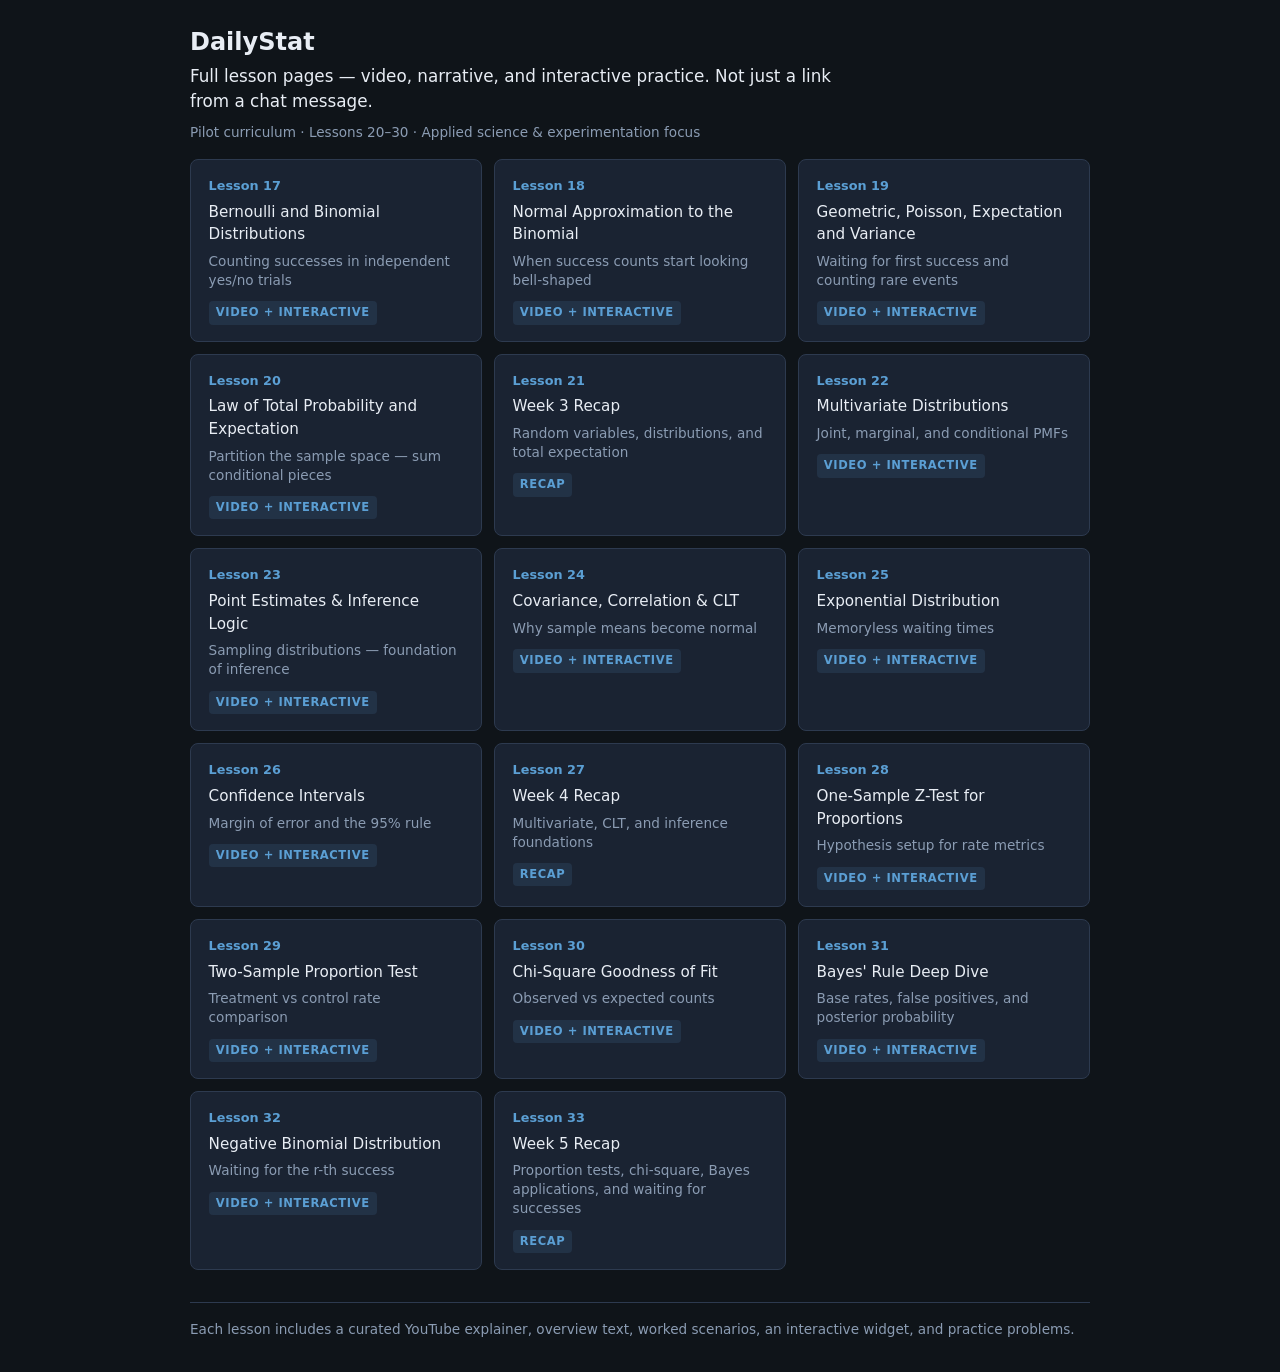
<file: index.html>
<!DOCTYPE html>
<html lang="en">
<head>
  <meta charset="UTF-8" />
  <meta name="viewport" content="width=device-width, initial-scale=1" />
  <title>DailyStat — Interactive Statistics Lessons</title>
  <meta name="description" content="Standalone statistics lessons with curated videos, worked examples, and interactive explorations. Pilot curriculum lessons 20–30." />
  <link rel="stylesheet" href="/assets/bayes-viz.css" />
</head>
<body>
  <header class="site-header">
    <h1>DailyStat</h1>
    <p class="site-tagline">Full lesson pages — video, narrative, and interactive practice. Not just a link from a chat message.</p>
    <p class="site-meta">Pilot curriculum · Lessons 20–30 · Applied science &amp; experimentation focus</p>
  </header>
  <main class="lesson-grid" id="grid"></main>
  <footer class="site-footer">
    <p>Each lesson includes a curated YouTube explainer, overview text, worked scenarios, an interactive widget, and practice problems.</p>
  </footer>
  <script src="/assets/lessons-data.js"></script>
  <script src="/assets/bayes-viz.js"></script>
  <script src="/assets/lessons-extra.js?v=dcd685b"></script>
  <script>
    const grid = document.getElementById("grid");
    for (const id of Object.keys(LESSONS).map(Number).sort((a, b) => a - b)) {
      const l = LESSONS[id];
      const a = document.createElement("a");
      a.className = "lesson-card";
      a.href = `/l/${id}`;
      const hasVideo = Boolean(l.youtube);
      const badge = l.template === "recap" ? "Recap" : hasVideo ? "Video + interactive" : "Interactive";
      a.innerHTML = `
        <span class="lesson-id">Lesson ${id}</span>
        <span class="lesson-title">${l.title}</span>
        <span class="lesson-blurb">${l.subtitle}</span>
        <span class="lesson-badge">${badge}</span>
      `;
      grid.appendChild(a);
    }
  </script>
</body>
</html>
</file>
<file: assets/bayes-viz.css>
:root {
  --bg: #0f1419;
  --surface: #1a2332;
  --border: #2d3a4f;
  --text: #e8edf4;
  --muted: #8b9cb3;
  --accent: #5b9fd4;
  --accent-dim: #3d6f94;
  --good: #6bc9a8;
  --warn: #e8b86d;
  --font: system-ui, -apple-system, "Segoe UI", Roboto, sans-serif;
  --mono: ui-monospace, "Cascadia Code", "SF Mono", monospace;
}

* { box-sizing: border-box; }

body {
  margin: 0;
  font-family: var(--font);
  background: var(--bg);
  color: var(--text);
  line-height: 1.5;
  padding: 0 1rem 2rem;
}

a { color: var(--accent); }

.site-header, .lesson-header {
  max-width: 900px;
  margin: 0 auto;
  padding: 1.5rem 0 1rem;
}

.site-header h1, .lesson-header h1 {
  margin: 0 0 0.25rem;
  font-size: 1.5rem;
  font-weight: 600;
}

.site-header p, .lesson-header p {
  margin: 0;
  color: var(--muted);
  font-size: 0.95rem;
}

.site-tagline {
  font-size: 1.05rem !important;
  color: var(--text) !important;
  max-width: 42rem;
}

.site-meta {
  margin-top: 0.5rem !important;
  font-size: 0.85rem !important;
}

.lesson-meta {
  font-size: 0.82rem !important;
  text-transform: uppercase;
  letter-spacing: 0.04em;
  margin-bottom: 0.5rem !important;
}

.lesson-page {
  max-width: 900px;
  margin: 0 auto;
}

.lesson-section {
  margin-bottom: 1.75rem;
}

.lesson-section[hidden],
.glossary[hidden],
.lesson-nav[hidden],
.callout[hidden] {
  display: none !important;
}

.section-heading {
  margin: 0 0 0.75rem;
  font-size: 1.1rem;
  font-weight: 600;
  color: var(--text);
}

.callout {
  max-width: 900px;
  margin: 0 auto 1.5rem;
  padding: 1rem 1.15rem;
  background: linear-gradient(135deg, rgba(91, 159, 212, 0.12), rgba(107, 201, 168, 0.08));
  border: 1px solid var(--accent-dim);
  border-radius: 8px;
}

.callout strong {
  display: block;
  margin-bottom: 0.35rem;
  color: var(--accent);
  font-size: 0.85rem;
  text-transform: uppercase;
  letter-spacing: 0.04em;
}

.callout p {
  margin: 0;
  font-size: 0.95rem;
  line-height: 1.55;
}

.objective-list,
.takeaway-list,
.explore-list,
.external-list {
  margin: 0;
  padding-left: 1.25rem;
  display: flex;
  flex-direction: column;
  gap: 0.45rem;
  font-size: 0.95rem;
}

.external-list {
  list-style: none;
  padding-left: 0;
}

.external-list a {
  display: inline-block;
  padding: 0.4rem 0;
}

.video-caption {
  margin: 0 0 0.75rem;
  font-size: 0.92rem;
}

.video-caption .muted {
  color: var(--muted);
}

.video-embed {
  position: relative;
  width: 100%;
  padding-bottom: 56.25%;
  background: var(--bg);
  border: 1px solid var(--border);
  border-radius: 8px;
  overflow: hidden;
}

.video-embed iframe {
  position: absolute;
  inset: 0;
  width: 100%;
  height: 100%;
  border: 0;
}

.video-embed--compact {
  padding-bottom: 50%;
  margin: 0.75rem 0;
}

.example-title {
  margin: 0 0 0.5rem;
  font-size: 0.95rem;
  font-weight: 600;
  color: var(--good);
}

.formula-block {
  font-family: var(--mono);
  font-size: 0.88rem;
  background: var(--surface);
  border: 1px solid var(--border);
  border-radius: 6px;
  padding: 0.85rem 1rem;
  margin: 0.5rem 0 0;
  white-space: pre-wrap;
  line-height: 1.6;
  overflow-x: auto;
}

.practice-prompt {
  margin: 0 0 0.75rem;
  font-size: 0.95rem;
  padding: 0.85rem 1rem;
  background: var(--surface);
  border-left: 3px solid var(--warn);
  border-radius: 0 6px 6px 0;
}

.practice-hint {
  font-size: 0.9rem;
  color: var(--muted);
}

.practice-hint summary {
  cursor: pointer;
  color: var(--accent);
  user-select: none;
}

.practice-hint p {
  margin: 0.5rem 0 0;
  color: var(--text);
}

.recap-grid {
  display: flex;
  flex-direction: column;
  gap: 1.25rem;
}

.recap-card {
  background: var(--surface);
  border: 1px solid var(--border);
  border-radius: 8px;
  padding: 1rem 1.15rem;
}

.recap-card header {
  margin-bottom: 0.5rem;
}

.recap-id {
  font-size: 0.78rem;
  color: var(--accent);
  font-weight: 600;
  text-transform: uppercase;
  letter-spacing: 0.04em;
}

.recap-card h3 {
  margin: 0.2rem 0 0;
  font-size: 1rem;
}

.recap-source {
  margin: 0.25rem 0 0;
  font-size: 0.82rem;
  color: var(--muted);
}

.recap-card > p {
  margin: 0.5rem 0 0;
  font-size: 0.92rem;
  color: var(--muted);
}

.recap-actions {
  display: flex;
  flex-wrap: wrap;
  gap: 0.75rem 1.25rem;
  margin-top: 0.75rem;
  align-items: center;
  font-size: 0.88rem;
}

.lesson-nav {
  max-width: 900px;
  margin: 2rem auto 0;
  padding-top: 1.25rem;
  border-top: 1px solid var(--border);
  display: grid;
  grid-template-columns: 1fr auto 1fr;
  gap: 1rem;
  align-items: center;
  font-size: 0.9rem;
}

.nav-prev { justify-self: start; }
.nav-home { justify-self: center; color: var(--muted); }
.nav-next { justify-self: end; }

.lesson-blurb {
  font-size: 0.85rem;
  color: var(--muted);
  line-height: 1.4;
}

.lesson-badge {
  display: inline-block;
  margin-top: 0.35rem;
  font-size: 0.72rem;
  font-weight: 600;
  text-transform: uppercase;
  letter-spacing: 0.05em;
  color: var(--accent);
  background: rgba(91, 159, 212, 0.12);
  padding: 0.2rem 0.45rem;
  border-radius: 4px;
  width: fit-content;
}

.site-footer {
  max-width: 900px;
  margin: 2rem auto 0;
  padding-top: 1rem;
  border-top: 1px solid var(--border);
  font-size: 0.85rem;
  color: var(--muted);
}

.site-footer p { margin: 0; }

#interactive .viz-app {
  margin-top: 0.5rem;
}

.back {
  display: inline-block;
  margin-bottom: 0.75rem;
  font-size: 0.9rem;
  text-decoration: none;
}

.lesson-grid {
  max-width: 900px;
  margin: 0 auto;
  display: grid;
  gap: 0.75rem;
  grid-template-columns: repeat(auto-fill, minmax(240px, 1fr));
}

.lesson-card {
  display: flex;
  flex-direction: column;
  gap: 0.35rem;
  padding: 1rem 1.1rem;
  background: var(--surface);
  border: 1px solid var(--border);
  border-radius: 8px;
  text-decoration: none;
  color: inherit;
  transition: border-color 0.15s;
}

.lesson-card:hover { border-color: var(--accent); }

.lesson-id {
  font-size: 0.8rem;
  color: var(--accent);
  font-weight: 600;
}

.lesson-title { font-size: 0.95rem; }

.viz-app {
  max-width: 900px;
  margin: 0 auto;
  display: flex;
  flex-direction: column;
  gap: 1.25rem;
}

.panel {
  background: var(--surface);
  border: 1px solid var(--border);
  border-radius: 8px;
  padding: 1rem 1.1rem;
}

.panel h2 {
  margin: 0 0 0.75rem;
  font-size: 1rem;
  font-weight: 600;
}

.panel p.hint {
  margin: 0 0 1rem;
  font-size: 0.88rem;
  color: var(--muted);
}

.controls {
  display: flex;
  flex-wrap: wrap;
  gap: 1rem 1.5rem;
  margin-bottom: 1rem;
}

.control {
  flex: 1 1 160px;
  min-width: 140px;
}

.control label {
  display: block;
  font-size: 0.82rem;
  color: var(--muted);
  margin-bottom: 0.35rem;
}

.control output {
  float: right;
  font-family: var(--mono);
  font-size: 0.82rem;
  color: var(--accent);
}

input[type="range"] {
  width: 100%;
  accent-color: var(--accent);
}

.formula {
  font-family: var(--mono);
  font-size: 0.88rem;
  background: var(--bg);
  border: 1px solid var(--border);
  border-radius: 6px;
  padding: 0.75rem 1rem;
  margin: 0.75rem 0;
  white-space: pre-wrap;
  line-height: 1.6;
}

.chart-wrap {
  position: relative;
  height: 280px;
  margin-top: 0.5rem;
}

.stats-row {
  display: flex;
  flex-wrap: wrap;
  gap: 0.75rem 1.5rem;
  margin-top: 0.75rem;
  font-size: 0.88rem;
}

.stat {
  font-family: var(--mono);
}

.stat span { color: var(--muted); }

.glossary {
  max-width: 900px;
  margin: 1.5rem auto 0;
  padding: 1rem 1.1rem;
  background: var(--surface);
  border: 1px solid var(--border);
  border-radius: 8px;
  font-size: 0.88rem;
}

.glossary h3 {
  margin: 0 0 0.5rem;
  font-size: 0.95rem;
}

.glossary dl {
  margin: 0;
  display: grid;
  gap: 0.35rem;
}

.glossary dt {
  font-family: var(--mono);
  color: var(--accent);
  display: inline;
}

.glossary dt::after { content: " — "; color: var(--muted); }

.glossary dd {
  display: inline;
  margin: 0;
  color: var(--text);
}

.glossary dd::after {
  content: "";
  display: block;
  margin-bottom: 0.25rem;
}

.recap-list {
  list-style: none;
  padding: 0;
  margin: 0;
  display: flex;
  flex-direction: column;
  gap: 0.6rem;
}

.recap-list a {
  display: block;
  padding: 0.65rem 0.85rem;
  background: var(--bg);
  border: 1px solid var(--border);
  border-radius: 6px;
  text-decoration: none;
  color: inherit;
}

.recap-list a:hover { border-color: var(--accent); }

.btn {
  background: var(--accent-dim);
  color: var(--text);
  border: none;
  border-radius: 6px;
  padding: 0.5rem 1rem;
  font-size: 0.9rem;
  cursor: pointer;
  font-family: var(--font);
}

.btn:hover { background: var(--accent); }

.partition-grid {
  display: grid;
  grid-template-columns: repeat(3, 1fr);
  gap: 0.5rem;
  margin: 1rem 0;
  text-align: center;
  font-size: 0.85rem;
}

.partition-cell {
  padding: 0.75rem;
  background: var(--bg);
  border: 1px solid var(--border);
  border-radius: 6px;
}

@media (max-width: 600px) {
  .chart-wrap { height: 220px; }
}
</file>
